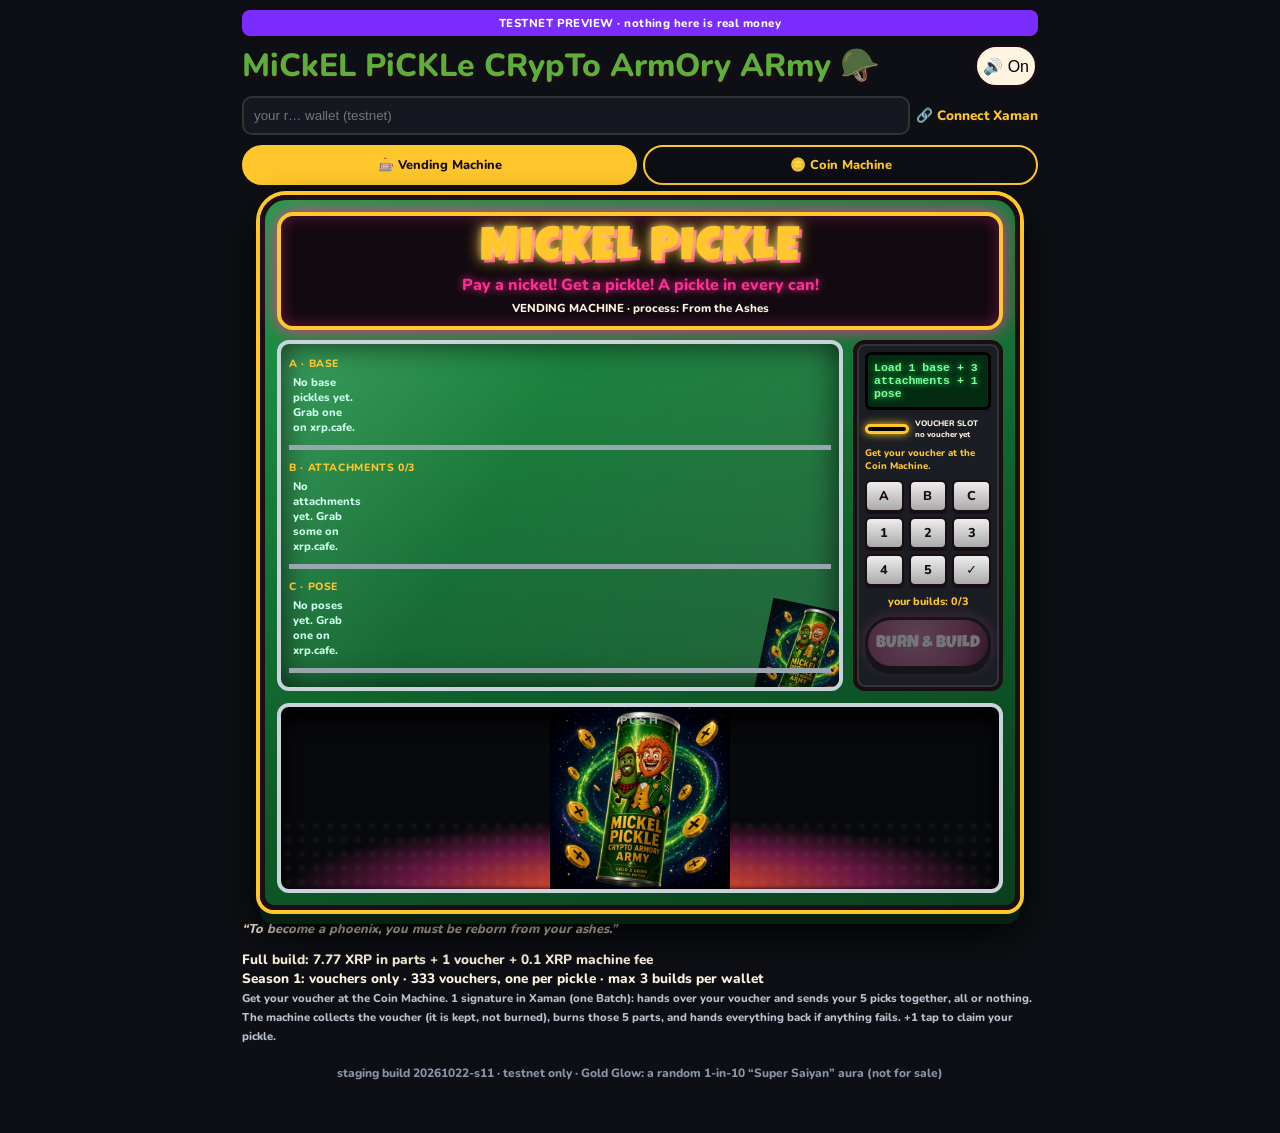
<file: index.html>
<!doctype html><html lang="en"><head><meta charset="utf-8"><meta name="viewport" content="width=device-width,initial-scale=1,viewport-fit=cover">
<title>MiCkEL PiCKLe CRypTo ArmOry ARmy 🪖 · From the Ashes (TESTNET)</title><link rel="stylesheet" href="ashes.css?v=20261023-vr1"></head>
<body>
<div class="net">TESTNET PREVIEW · nothing here is real money</div>
<header class="hd"><h1 class="disp">MiCkEL PiCKLe CRypTo ArmOry ARmy 🪖</h1><button id="mute" class="mute" type="button"></button></header>
<div class="wal"><input id="w" placeholder="your r… wallet (testnet)" autocomplete="off"><a href="#" id="connect">🔗 Connect Xaman</a></div>
<nav class="tabs"><a href="#ashes" data-t="ashes" class="on">🎰 Vending Machine</a><a href="#coin" data-t="coin">🪙 Coin Machine</a></nav>
<section id="t-shop" class="tab" hidden>
 <div class="banner cafeb"><img src="img/cafe_shop_pickles.jpg" alt="Mickel Pickle Shop on xrp.cafe"></div>
 <div class="card hero"><img src="img/base_standing_logo.jpg" alt="Base Mickel Pickle"><div><h2 class="disp">Base Pickles</h2><p>Every custom build starts with one base pickle.</p>
 <p class="price"><span id="pBase">3.33 XRP</span></p><p class="full">Full build: 7.77 XRP in parts (3.33 + 3 × 1.11 + 1.11) + 1 voucher (from the Coin Machine)</p><p class="note">Minted &amp; sold on xrp.cafe · 300 base pickles</p>
 <a class="btn gold cafe" href="https://xrp.cafe" target="_blank" rel="noopener">BUY ON XRP.CAFE ↗</a></div></div>
</section>
<section id="t-att" class="tab" hidden>
 <div class="banner cafeb"><img src="img/cafe_shop_attachments.jpg" alt="Mickel Pickle Attachments on xrp.cafe"></div>
 <p class="full">Full build: 7.77 XRP in parts (3.33 + 3 × 1.11 + 1.11) + 1 voucher (from the Coin Machine)</p><p class="note">9 attachments · pick any 3 for each build · <b id="pAtt">1.11 XRP</b> each · minted &amp; sold on xrp.cafe</p><p><a class="btn gold cafe" href="https://xrp.cafe" target="_blank" rel="noopener">BUY ON XRP.CAFE ↗</a></p>
 <div class="grid" id="attGrid"></div>
 <div class="banner lineup"><img src="img/lineup_10.jpg" alt="Attachments lineup"></div>
</section>
<section id="t-vogue" class="tab" hidden>
 <div class="banner cafeb"><img src="img/cafe_shop_vogue_out.jpg" alt="MiCkLe PiCKLe Vogue Out on xrp.cafe"></div>
 <p class="full">Full build: 7.77 XRP in parts + 1 voucher (from the Coin Machine)</p><p class="note">MiCkLe PiCKLe Vogue Out · 333 poses (111 of each) · <b id="pPose">1.11 XRP</b> each · minted &amp; sold on xrp.cafe<br>Your pose decides how your finished pickle stands, and its creature arms and legs.</p>
 <div class="grid" id="poseGrid"></div><p><a class="btn gold cafe" href="https://xrp.cafe" target="_blank" rel="noopener">BUY ON XRP.CAFE ↗</a></p>
</section>
<section id="t-ashes" class="tab" hidden>
 <div class="vm">
  <div class="vm-marquee"><div class="disp vm-brand">MICKEL PICKLE</div><div class="vm-slogan">Pay a nickel! Get a pickle! A pickle in every can!</div><div class="vm-sub">VENDING MACHINE · process: <b>From the Ashes</b></div></div>
  <div class="vm-body">
   <div class="vm-glass">
    <div class="vm-row"><span class="vm-lbl">A · BASE</span><div class="vm-slots" id="myBases" data-r="A"></div></div>
    <div class="vm-row"><span class="vm-lbl">B · ATTACHMENTS <span id="nAtt">0/3</span></span><div class="vm-slots" id="myAtts" data-r="B"></div></div>
    <div class="vm-row"><span class="vm-lbl">C · POSE</span><div class="vm-slots" id="myPoses" data-r="C"></div></div>
    <img class="vm-sticker" src="img/can_armory_army.png" alt="">
   </div>
   <div class="vm-panel">
    <div class="vm-screen" id="status">Load 1 base + 3 attachments + 1 pose</div>
    <div class="vm-coin"><span class="vm-coinslot vm-billslot"></span><small id="vmPay">VOUCHER SLOT<br>insert 1 voucher</small><small class="vm-getv">Get your voucher at the Coin Machine.</small></div>
    <div class="vm-keys"><span>A</span><span>B</span><span>C</span><span>1</span><span>2</span><span>3</span><span>4</span><span>5</span><span>✓</span></div>
    <div class="vm-builds" id="myBuilds"></div>
    <button class="btn vm-build" id="build" type="button" disabled>BURN &amp; BUILD</button>
   </div>
  </div>
  <div class="vm-tray" id="vmTray"><div class="vm-flames"></div><div class="canbox"><img id="can" src="img/can_armory_army.png" alt="Mickel Pickle can"><img id="result" alt="Your new Mickel Pickle" hidden></div><span class="vm-push">PUSH</span></div><div id="vmBanner" hidden>🎉 YOUR CUSTOM PICKLE!</div><div id="vmClaims"></div>
 </div>
 <p class="lore">“To become a phoenix, you must be reborn from your ashes.”</p>
 <div class="cost"><b>Full build: 7.77 XRP in parts + 1 voucher + 0.1 XRP machine fee</b><br>Season 1: vouchers only · 333 vouchers, one per pickle · max 3 builds per wallet<br><small>Get your voucher at the Coin Machine. 1 signature in Xaman (one Batch): hands over your voucher and sends your 5 picks together, all or nothing. The machine collects the voucher (it is kept, not burned), burns those 5 parts, and hands everything back if anything fails. +1 tap to claim your pickle.</small></div>
 <div id="claims"></div>
</section>
<section id="t-coin" class="tab" hidden>
 <div class="vm cm">
  <div class="vm-marquee"><div class="disp vm-brand">COIN MACHINE</div><div class="vm-slogan">Coins in! Dollars out!</div><div class="vm-sub">Mickel Nickel voucher printer <span class="soon">TESTNET</span></div></div>
  <div class="cm-body">
   <div class="cm-hopper"><span class="vm-lbl">COIN HOPPER</span>
    <div class="cm-coins" id="cmCoins" data-demo="1"><i class="c ag">10K</i><i class="c cu">1K</i><i class="c cu">1K</i><i class="c cu">1K</i><i class="c ag">10K</i><i class="c cu">1K</i><i class="c cu">1K</i><i class="c cu">1K</i><i class="c ag">10K</i><i class="c cu">1K</i><i class="c cu">1K</i><i class="c cu">1K</i><i class="c ag">10K</i><i class="c cu">1K</i></div>
    <div class="cm-funnel"><span class="vm-coinslot"></span></div>
    <div class="cm-legend"><span><i class="c cu sm"></i>Copper 1,000</span><span><i class="c ag sm"></i>Silver 10,000</span><span><i class="c au sm"></i>Gold 100,000</span></div>
   </div>
   <div class="vm-panel"><span class="vm-lbl">TOTAL</span><div class="cm-total"><span class="cm-count" id="cmCount">50,000</span><small>4 Silver + 10 Copper</small><br><small>/ 50,000</small></div>
    <div class="cm-bar"><i></i></div><button class="btn vm-build" id="cmInsert" type="button" disabled>INSERT COINS</button><div class="vm-builds" id="cmMine"></div></div>
  </div>
  <div class="cm-billslot"><div class="cm-mouth"></div></div><div class="cm-vcount" id="cmVcount"></div>
 </div>
 <div class="cost"><b>Drop in any mix of Mickel Nickel coin NFTs worth exactly 50,000 per bill: 50K = 1 bill, 1 Gold (100K) = 2 bills, 150K = 3.</b> The bill pays for one custom build in the Vending Machine, where it is collected (not burned).<br><small>Rules: Copper coins are burned · Gold &amp; Silver coins are kept · max 3 vouchers per wallet · exact multiples of 50,000 only, or everything is handed back · max 3 vouchers per wallet counts every bill · TESTNET preview, not live.</small><div id="cmStatus" class="vm-screen" style="margin-top:8px">Connect a TESTNET wallet, tap your coins to fill the hopper to exactly 50,000.</div><div class="note" id="cmSigs"></div><div class="note"><b>0.1 XRP machine fee per request</b> (paid once, in signature 1; any extra signatures are 1 drop). Refunded if the machine hands your coins back.</div><div id="cmClaims"></div></div>
</section>
<div id="qr" hidden><img id="qri" alt="Scan with Xaman"><p class="small">Scan with Xaman (TESTNET)</p></div>
<p class="small foot">staging build 20261022-s11 · testnet only · Gold Glow: a random 1-in-10 “Super Saiyan” aura (not for sale)</p>
<script src="config.js"></script><script src="ashes.js?v=20261023-vr1"></script>
</body></html>
</file>
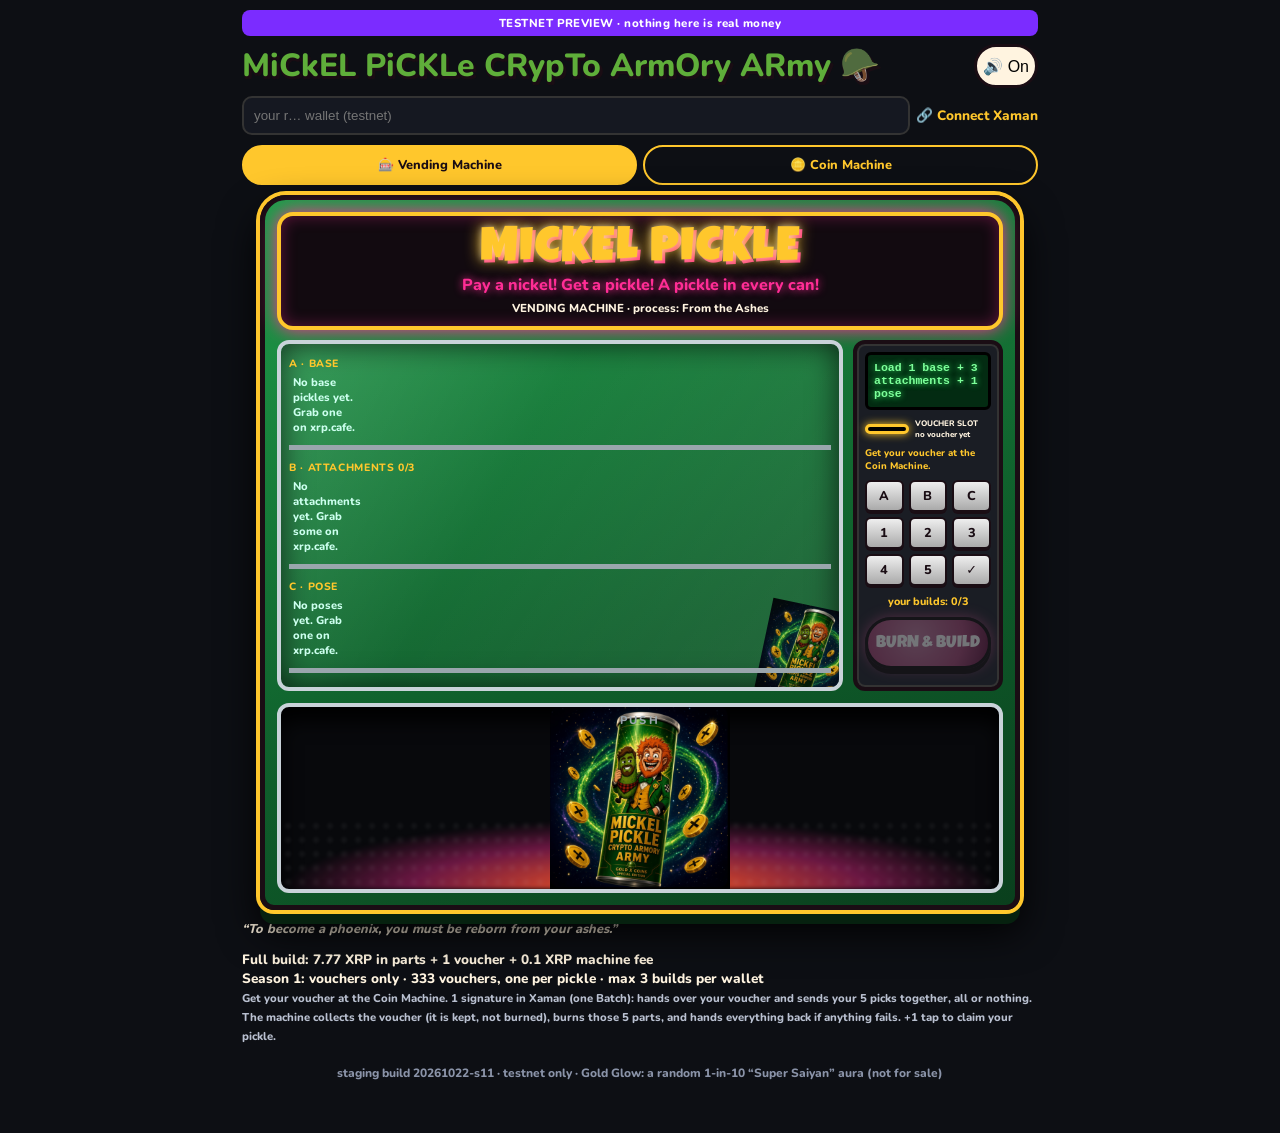
<file: ashes.html>
<!doctype html><html lang="en"><head><meta charset="utf-8"><meta name="viewport" content="width=device-width,initial-scale=1,viewport-fit=cover">
<title>MiCkEL PiCKLe CRypTo ArmOry ARmy 🪖 · From the Ashes (TESTNET)</title><link rel="stylesheet" href="ashes.css?v=20261023-vr1"></head>
<body>
<div class="net">TESTNET PREVIEW · nothing here is real money</div>
<header class="hd"><h1 class="disp">MiCkEL PiCKLe CRypTo ArmOry ARmy 🪖</h1><button id="mute" class="mute" type="button"></button></header>
<div class="wal"><input id="w" placeholder="your r… wallet (testnet)" autocomplete="off"><a href="#" id="connect">🔗 Connect Xaman</a></div>
<nav class="tabs"><a href="#ashes" data-t="ashes" class="on">🎰 Vending Machine</a><a href="#coin" data-t="coin">🪙 Coin Machine</a></nav>
<section id="t-shop" class="tab" hidden>
 <div class="banner cafeb"><img src="img/cafe_shop_pickles.jpg" alt="Mickel Pickle Shop on xrp.cafe"></div>
 <div class="card hero"><img src="img/base_standing_logo.jpg" alt="Base Mickel Pickle"><div><h2 class="disp">Base Pickles</h2><p>Every custom build starts with one base pickle.</p>
 <p class="price"><span id="pBase">3.33 XRP</span></p><p class="full">Full build: 7.77 XRP in parts (3.33 + 3 × 1.11 + 1.11) + 1 voucher (from the Coin Machine)</p><p class="note">Minted &amp; sold on xrp.cafe · 300 base pickles</p>
 <a class="btn gold cafe" href="https://xrp.cafe" target="_blank" rel="noopener">BUY ON XRP.CAFE ↗</a></div></div>
</section>
<section id="t-att" class="tab" hidden>
 <div class="banner cafeb"><img src="img/cafe_shop_attachments.jpg" alt="Mickel Pickle Attachments on xrp.cafe"></div>
 <p class="full">Full build: 7.77 XRP in parts (3.33 + 3 × 1.11 + 1.11) + 1 voucher (from the Coin Machine)</p><p class="note">9 attachments · pick any 3 for each build · <b id="pAtt">1.11 XRP</b> each · minted &amp; sold on xrp.cafe</p><p><a class="btn gold cafe" href="https://xrp.cafe" target="_blank" rel="noopener">BUY ON XRP.CAFE ↗</a></p>
 <div class="grid" id="attGrid"></div>
 <div class="banner lineup"><img src="img/lineup_10.jpg" alt="Attachments lineup"></div>
</section>
<section id="t-vogue" class="tab" hidden>
 <div class="banner cafeb"><img src="img/cafe_shop_vogue_out.jpg" alt="MiCkLe PiCKLe Vogue Out on xrp.cafe"></div>
 <p class="full">Full build: 7.77 XRP in parts + 1 voucher (from the Coin Machine)</p><p class="note">MiCkLe PiCKLe Vogue Out · 333 poses (111 of each) · <b id="pPose">1.11 XRP</b> each · minted &amp; sold on xrp.cafe<br>Your pose decides how your finished pickle stands, and its creature arms and legs.</p>
 <div class="grid" id="poseGrid"></div><p><a class="btn gold cafe" href="https://xrp.cafe" target="_blank" rel="noopener">BUY ON XRP.CAFE ↗</a></p>
</section>
<section id="t-ashes" class="tab" hidden>
 <div class="vm">
  <div class="vm-marquee"><div class="disp vm-brand">MICKEL PICKLE</div><div class="vm-slogan">Pay a nickel! Get a pickle! A pickle in every can!</div><div class="vm-sub">VENDING MACHINE · process: <b>From the Ashes</b></div></div>
  <div class="vm-body">
   <div class="vm-glass">
    <div class="vm-row"><span class="vm-lbl">A · BASE</span><div class="vm-slots" id="myBases" data-r="A"></div></div>
    <div class="vm-row"><span class="vm-lbl">B · ATTACHMENTS <span id="nAtt">0/3</span></span><div class="vm-slots" id="myAtts" data-r="B"></div></div>
    <div class="vm-row"><span class="vm-lbl">C · POSE</span><div class="vm-slots" id="myPoses" data-r="C"></div></div>
    <img class="vm-sticker" src="img/can_armory_army.png" alt="">
   </div>
   <div class="vm-panel">
    <div class="vm-screen" id="status">Load 1 base + 3 attachments + 1 pose</div>
    <div class="vm-coin"><span class="vm-coinslot vm-billslot"></span><small id="vmPay">VOUCHER SLOT<br>insert 1 voucher</small><small class="vm-getv">Get your voucher at the Coin Machine.</small></div>
    <div class="vm-keys"><span>A</span><span>B</span><span>C</span><span>1</span><span>2</span><span>3</span><span>4</span><span>5</span><span>✓</span></div>
    <div class="vm-builds" id="myBuilds"></div>
    <button class="btn vm-build" id="build" type="button" disabled>BURN &amp; BUILD</button>
   </div>
  </div>
  <div class="vm-tray" id="vmTray"><div class="vm-flames"></div><div class="canbox"><img id="can" src="img/can_armory_army.png" alt="Mickel Pickle can"><img id="result" alt="Your new Mickel Pickle" hidden></div><span class="vm-push">PUSH</span></div><div id="vmBanner" hidden>🎉 YOUR CUSTOM PICKLE!</div><div id="vmClaims"></div>
 </div>
 <p class="lore">“To become a phoenix, you must be reborn from your ashes.”</p>
 <div class="cost"><b>Full build: 7.77 XRP in parts + 1 voucher + 0.1 XRP machine fee</b><br>Season 1: vouchers only · 333 vouchers, one per pickle · max 3 builds per wallet<br><small>Get your voucher at the Coin Machine. 1 signature in Xaman (one Batch): hands over your voucher and sends your 5 picks together, all or nothing. The machine collects the voucher (it is kept, not burned), burns those 5 parts, and hands everything back if anything fails. +1 tap to claim your pickle.</small></div>
 <div id="claims"></div>
</section>
<section id="t-coin" class="tab" hidden>
 <div class="vm cm">
  <div class="vm-marquee"><div class="disp vm-brand">COIN MACHINE</div><div class="vm-slogan">Coins in! Dollars out!</div><div class="vm-sub">Mickel Nickel voucher printer <span class="soon">TESTNET</span></div></div>
  <div class="cm-body">
   <div class="cm-hopper"><span class="vm-lbl">COIN HOPPER</span>
    <div class="cm-coins" id="cmCoins" data-demo="1"><i class="c ag">10K</i><i class="c cu">1K</i><i class="c cu">1K</i><i class="c cu">1K</i><i class="c ag">10K</i><i class="c cu">1K</i><i class="c cu">1K</i><i class="c cu">1K</i><i class="c ag">10K</i><i class="c cu">1K</i><i class="c cu">1K</i><i class="c cu">1K</i><i class="c ag">10K</i><i class="c cu">1K</i></div>
    <div class="cm-funnel"><span class="vm-coinslot"></span></div>
    <div class="cm-legend"><span><i class="c cu sm"></i>Copper 1,000</span><span><i class="c ag sm"></i>Silver 10,000</span><span><i class="c au sm"></i>Gold 100,000</span></div>
   </div>
   <div class="vm-panel"><span class="vm-lbl">TOTAL</span><div class="cm-total"><span class="cm-count" id="cmCount">50,000</span><small>4 Silver + 10 Copper</small><br><small>/ 50,000</small></div>
    <div class="cm-bar"><i></i></div><button class="btn vm-build" id="cmInsert" type="button" disabled>INSERT COINS</button><div class="vm-builds" id="cmMine"></div></div>
  </div>
  <div class="cm-billslot"><div class="cm-mouth"></div><img class="cm-bill" src="img/voucher_50000_bill.jpg" alt="50,000 Mickel Nickel bill voucher"></div><div class="cm-vcount" id="cmVcount"></div>
 </div>
 <div class="cost"><b>Drop in any mix of Mickel Nickel coin NFTs worth exactly 50,000 per bill: 50K = 1 bill, 1 Gold (100K) = 2 bills, 150K = 3.</b> The bill pays for one custom build in the Vending Machine, where it is collected (not burned).<br><small>Rules: Copper coins are burned · Gold &amp; Silver coins are kept · max 3 vouchers per wallet · exact multiples of 50,000 only, or everything is handed back · max 3 vouchers per wallet counts every bill · TESTNET preview, not live.</small><div id="cmStatus" class="vm-screen" style="margin-top:8px">Connect a TESTNET wallet, tap your coins to fill the hopper to exactly 50,000.</div><div class="note" id="cmSigs"></div><div class="note"><b>0.1 XRP machine fee per request</b> (paid once, in signature 1; any extra signatures are 1 drop). Refunded if the machine hands your coins back.</div><div id="cmClaims"></div></div>
</section>
<div id="qr" hidden><img id="qri" alt="Scan with Xaman"><p class="small">Scan with Xaman (TESTNET)</p></div>
<p class="small foot">staging build 20261022-s11 · testnet only · Gold Glow: a random 1-in-10 “Super Saiyan” aura (not for sale)</p>
<script src="config.js"></script><script src="ashes.js?v=20261023-vr1"></script>
</body></html>
</file>
<file: ashes.css>
@font-face{font-family:"Luckiest Guy";src:url(fonts/luckiest-guy.woff2) format("woff2");font-display:swap}
@font-face{font-family:"Nunito";font-weight:800;src:url(fonts/nunito-800.woff2) format("woff2");font-display:swap}
:root{--ink:#1a0d14;--cream:#fff4e0;--gold:#ffc72c;--goldd:#c98900;--green:#1f9d4a;--pickle:#5fae3a;--fire:#ff5a1f}
*{box-sizing:border-box}body{margin:0 auto;max-width:560px;padding:10px 12px 40px;background:#0d0f14;color:#eee;font-family:"Nunito",system-ui,sans-serif;font-weight:800}
.disp{font-family:"Luckiest Guy",sans-serif;font-weight:400;letter-spacing:.03em}
.net{background:#7b2cff;color:#fff;text-align:center;font-size:.72rem;padding:5px;border-radius:8px;letter-spacing:.04em}
.hd{display:flex;align-items:center;gap:8px;margin:8px 0}.hd h1{flex:1;margin:0;font-family:"Nunito",system-ui,sans-serif;font-weight:800;text-transform:none;letter-spacing:0;font-size:clamp(1.25rem,6vw,2rem);line-height:1.05;color:var(--pickle);text-shadow:0 3px 0 var(--ink),3px 3px 0 var(--ink)}
.mute{min-width:44px;height:44px;border-radius:999px;border:3px solid var(--ink);background:var(--cream);font-size:1rem;cursor:pointer}
.wal{display:flex;gap:6px;align-items:center}.wal input{flex:1;min-width:0;padding:10px;border-radius:10px;border:2px solid #333;background:#151821;color:#eee}
#connect{color:var(--gold);text-decoration:none;font-size:.85rem;white-space:nowrap}
.tabs{display:flex;gap:6px;margin:10px 0}.tabs a{flex:1;text-align:center;padding:9px 4px;border-radius:999px;border:2px solid var(--gold);color:var(--gold);text-decoration:none;font-size:.8rem}
.tabs a.on{background:var(--gold);color:var(--ink)}.tab[hidden]{display:none}
.card{background:#151821;border:3px solid var(--pickle);border-radius:18px;padding:12px}.banner{margin-bottom:10px}.hero{display:grid;grid-template-columns:40% 1fr;gap:10px;align-items:center}
.hero img{width:100%;border-radius:12px}.hero h2{margin:0;color:var(--pickle)}
.price{font-size:1.3rem;color:var(--gold);margin:.3rem 0}.tbd{background:#ff3d9a;color:#fff;font-size:.62rem;padding:2px 6px;border-radius:999px;vertical-align:middle}
.stock,.cap{margin:.2rem 0;font-size:.8rem;color:#b9c0d0}
.banner{position:relative;border-radius:18px;overflow:hidden;border:3px solid var(--pickle)}.banner img{width:100%;display:block;max-height:440px;object-fit:cover;object-position:top}
.tagline{position:absolute;left:0;right:0;bottom:0;margin:0;padding:14px 8px 10px;text-align:center;font-size:clamp(1.5rem,8vw,2.2rem);color:var(--gold);text-shadow:0 3px 0 var(--ink),2px 2px 0 var(--ink);background:linear-gradient(#0000,#000c)}
.note{font-size:.8rem;color:#b9c0d0}
.grid{display:grid;grid-template-columns:repeat(3,1fr);gap:8px}.grid.sm{grid-template-columns:repeat(4,1fr)}
.it{background:var(--cream);color:var(--ink);border-radius:12px;padding:6px;text-align:center;font-size:.68rem;border:3px solid transparent;cursor:pointer;line-height:1.15}
.it img{width:100%;aspect-ratio:1;object-fit:contain;border-radius:8px}.it.sel{border-color:var(--fire);box-shadow:0 0 0 2px var(--gold)}.it.off{opacity:.45}
.it .left{display:block;color:#666;font-size:.62rem}.it button{margin-top:4px;width:100%;border:2px solid var(--ink);border-radius:999px;background:var(--gold);font:inherit;padding:4px}
.btn{border:3px solid var(--ink);border-radius:999px;min-height:52px;width:100%;font-family:"Luckiest Guy",sans-serif;font-size:1.2rem;cursor:pointer}
.gold{background:var(--gold);color:var(--ink);box-shadow:0 5px 0 var(--goldd)}.btn:disabled{opacity:.5}.big{font-size:1.6rem;min-height:64px;margin-top:10px}
.machine{background:radial-gradient(circle at 50% 70%,#ff5a1f55,#1a0d14 70%);border:4px solid var(--gold);border-radius:22px;padding:12px;text-align:center}
.mtitle{margin:0;font-size:2rem;color:var(--fire);text-shadow:0 3px 0 var(--ink)}.lore{margin:.2rem 0 .5rem;font-size:.8rem;color:var(--cream);font-style:italic}
.canbox{position:relative;height:min(62vw,300px);display:grid;place-items:center}.canbox img{height:100%;width:100%;object-fit:contain;border-radius:14px;min-height:0}.canbox{overflow:hidden}
#can.shake{animation:shake .35s infinite}@keyframes shake{0%,100%{transform:rotate(0)}25%{transform:rotate(-6deg) translateX(-4px)}75%{transform:rotate(6deg) translateX(4px)}}
#result.pop{animation:pop .7s cubic-bezier(.2,1.6,.4,1)}#result.drop{animation:drop 1.1s cubic-bezier(.3,1.5,.5,1)}#result.burst{animation:burst .6s ease-out}@keyframes drop{0%{transform:translateY(-120%)}70%{transform:translateY(4%)}to{transform:none}}@keyframes burst{0%{transform:scale(.3) rotate(-8deg);opacity:0;filter:brightness(3)}to{transform:none;opacity:1;filter:none}}@keyframes pop{0%{transform:translateY(60%) scale(.2);opacity:0}to{transform:none;opacity:1}}
.status{margin-top:8px;min-height:2.4em;color:var(--gold);font-size:.95rem}
h3{font-size:.95rem;margin:14px 0 6px;color:var(--pickle)}.cost{margin-top:12px;font-size:.85rem;color:var(--cream)}.cost small{color:#b9c0d0}
#qr{text-align:center;margin:10px 0}#qr img{background:#fff;padding:8px;border-radius:8px}.small{font-size:.75rem;color:#8a93a8}.foot{text-align:center;margin-top:20px}
#claims a,#vmClaims a{display:block;margin-top:8px;padding:12px;border-radius:999px;text-align:center;background:var(--gold);color:var(--ink);text-decoration:none;border:3px solid var(--ink)}
.full{margin:.3rem 0;color:var(--gold);font-size:.85rem}.it .qty{position:absolute;top:4px;right:4px;background:var(--fire);color:#fff;border-radius:999px;padding:1px 6px;font-size:.65rem}.it{position:relative}

.btn.cafe{display:inline-block;text-decoration:none;text-align:center;color:var(--ink)}.it a.cafe{display:block;margin-top:4px;border:2px solid var(--ink);border-radius:999px;background:var(--gold);color:var(--ink);text-decoration:none;padding:4px;font-weight:700}
/* s10 vending + coin machine reskin */
:root{--pink:#ff2d95}
.vm{position:relative;margin:4px auto 10px;max-width:760px;background:linear-gradient(160deg,#1f9d4a,#0f5e2b 60%,#0a3f1d);border:5px solid var(--ink);border-radius:26px 26px 14px 14px;padding:12px;box-shadow:0 0 0 4px var(--gold),0 14px 0 #06210f,0 20px 40px #000}
.vm-marquee{text-align:center;background:#120a10;border:4px solid var(--gold);border-radius:16px;padding:10px 6px;box-shadow:0 0 18px var(--pink),inset 0 0 16px #ff2d9555}
.vm-brand{font-size:clamp(1.7rem,8vw,3rem);color:var(--gold);text-shadow:0 0 6px #fff7,0 0 16px var(--gold),3px 3px 0 var(--pink);animation:glow 2s ease-in-out infinite}
@keyframes glow{50%{text-shadow:0 0 2px #fff7,0 0 6px var(--gold),3px 3px 0 var(--pink)}}
.vm-slogan{color:var(--pink);font-size:clamp(.72rem,3.2vw,1rem);text-shadow:0 0 8px var(--pink)}.vm-sub{color:var(--cream);font-size:.72rem;margin-top:4px}
.vm-body{display:grid;grid-template-columns:1fr 150px;gap:10px;margin-top:10px}
.vm-glass{position:relative;background:linear-gradient(120deg,#ffffff22,#ffffff05 40%,#ffffff18);border:4px solid #c9d3d9;border-radius:12px;padding:8px;box-shadow:inset 0 0 30px #000a;overflow:hidden;min-height:300px}
.vm-row{border-bottom:5px solid #9aa6ad;padding:4px 0 6px;margin-bottom:6px;position:relative;z-index:1}.vm-lbl{display:block;color:var(--gold);font-size:.66rem;letter-spacing:.06em}
.vm-slots{display:grid;grid-template-columns:repeat(auto-fill,minmax(64px,1fr));gap:6px;counter-reset:s}
.vm-slots .it{counter-increment:s;background:#fff4e0ee;padding:4px 4px 14px;font-size:.58rem}
.vm-slots .it::after{content:attr(data-code);position:absolute;bottom:2px;left:50%;transform:translateX(-50%);background:var(--ink);color:var(--gold);border-radius:4px;padding:0 5px;font-size:.6rem}
#myBases .it::after{content:"A" counter(s)}#myAtts .it::after{content:"B" counter(s)}#myPoses .it::after{content:"C" counter(s)}
.vm-slots .it::before{content:"";position:absolute;left:6px;right:6px;bottom:12px;height:6px;background:repeating-linear-gradient(90deg,#b8c2c8 0 4px,#6c777d 4px 7px);border-radius:3px}
.vm-slots .note{color:#cfe;font-size:.7rem;margin:4px}
.vm-sticker{position:absolute;right:-14px;bottom:-10px;width:90px;transform:rotate(12deg);opacity:.9;z-index:0}
.vm-panel{background:#1a1d24;border:4px solid var(--ink);border-radius:12px;padding:8px;display:flex;flex-direction:column;gap:8px;align-items:stretch;box-shadow:inset 0 0 0 2px #333}
.vm-screen{background:#032b12;color:#7dff9a;font-family:monospace;font-size:.72rem;border:3px solid #000;border-radius:6px;padding:6px;min-height:58px;text-shadow:0 0 6px #3f6}
.vm-coin{display:flex;gap:6px;align-items:center;color:var(--cream);font-size:.6rem}.vm-coinslot{display:inline-block;width:12px;height:40px;background:#000;border:3px solid var(--gold);border-radius:6px;box-shadow:0 0 8px var(--gold)}
.vm-keys{display:grid;grid-template-columns:repeat(3,1fr);gap:5px}.vm-keys span{background:linear-gradient(#eee,#aaa);color:var(--ink);text-align:center;border-radius:6px;padding:5px 0;font-size:.8rem;border:2px solid var(--ink);box-shadow:0 2px 0 var(--ink)}
.vm-builds{color:var(--gold);font-size:.68rem;text-align:center}
.vm-build{background:radial-gradient(circle at 40% 35%,#ff6ab8,var(--pink) 60%,#a0005a);color:#fff;border:3px solid var(--ink);border-radius:999px;padding:14px 6px;font-family:"Luckiest Guy",sans-serif;font-size:1.05rem;box-shadow:0 5px 0 var(--ink),0 0 14px var(--pink);cursor:pointer}
.vm-build:disabled{filter:saturate(.45) brightness(.8);cursor:not-allowed}
.vm-tray{position:relative;margin-top:12px;background:#08090c;border:4px solid #c9d3d9;border-radius:12px;height:190px;overflow:hidden;box-shadow:inset 0 14px 20px #000}
.vm-tray .canbox{height:100%;position:relative;z-index:1}.vm-tray .canbox img{object-fit:contain}
.vm-flames{position:absolute;inset:auto 0 0 0;height:70px;background:radial-gradient(ellipse at 50% 100%,#ff5a1f,#ff2d9566 45%,transparent 70%);filter:blur(2px);animation:flick 1.2s infinite alternate;z-index:0}
.vm-flames::after{content:"";position:absolute;inset:0;background:radial-gradient(circle,#ccc8 1px,transparent 2px) 0 0/14px 14px;animation:ash 3s linear infinite;opacity:.5}
@keyframes flick{to{opacity:.6;transform:scaleY(1.15)}}@keyframes ash{to{background-position:0 -70px}}
.vm-push{position:absolute;top:6px;left:50%;transform:translateX(-50%);color:#9aa6ad;font-size:.7rem;letter-spacing:.2em;z-index:2}
.vm-x{display:flex;justify-content:space-around;margin-top:8px}.vm-x span{width:34px;height:34px;border-radius:50%;background:radial-gradient(circle at 35% 30%,#fff2a8,var(--gold) 45%,var(--goldd));border:3px solid var(--ink);display:grid;place-items:center;color:var(--ink);font-weight:900}
/* coin machine */
.cm .vm-brand{font-size:clamp(1.5rem,7vw,2.6rem)}.soon{background:var(--pink);color:#fff;border-radius:999px;padding:2px 8px;margin-left:4px;box-shadow:0 0 10px var(--pink)}
.cm-body{display:grid;grid-template-columns:1fr 160px;gap:10px;margin-top:10px}
.cm-hopper{background:linear-gradient(120deg,#ffffff22,#ffffff05 40%,#ffffff18);border:4px solid #c9d3d9;border-radius:12px;padding:8px;box-shadow:inset 0 0 30px #000a}
.cm-coins{display:flex;flex-wrap:wrap;justify-content:center;gap:4px;min-height:96px;align-content:flex-end}
.c{display:inline-grid;place-items:center;width:44px;height:44px;border-radius:50%;border:3px solid var(--ink);font-style:normal;font-size:.7rem;color:var(--ink);box-shadow:0 3px 0 var(--ink);animation:fall 2.4s ease-in infinite}
.c:nth-child(2n){animation-delay:.6s}.c:nth-child(3n){animation-delay:1.2s}@keyframes fall{0%{transform:translateY(-14px) rotate(-20deg)}60%,100%{transform:translateY(0) rotate(0)}}
.cu{background:radial-gradient(circle at 35% 30%,#ffc59a,#c8682a 55%,#7a3a12)}.ag{background:radial-gradient(circle at 35% 30%,#fff,#c2c9cf 55%,#7d868c)}.au{background:radial-gradient(circle at 35% 30%,#fff2a8,var(--gold) 50%,var(--goldd))}
.c.sm{width:14px;height:14px;border-width:2px;box-shadow:none;animation:none;vertical-align:middle;margin-right:3px}
.cm-funnel{margin:6px auto 0;width:70%;height:40px;background:linear-gradient(#9aa6ad,#4a5358);clip-path:polygon(0 0,100% 0,60% 100%,40% 100%);display:grid;place-items:end center}
.cm-legend{display:flex;flex-wrap:wrap;gap:8px;justify-content:center;font-size:.62rem;color:var(--cream);margin-top:6px}
.cm-total{background:#1b0010;border:3px solid #000;border-radius:6px;padding:8px 4px;text-align:center;font-family:monospace;color:#ff6ab8;text-shadow:0 0 8px var(--pink)}.cm-count{font-size:1.5rem;display:block}.cm-total small{color:#ffa6d4}
.cm-bar{height:10px;background:#000;border-radius:6px;overflow:hidden;border:2px solid #444}.cm-bar i{display:block;height:100%;width:100%;background:linear-gradient(90deg,var(--green),var(--gold));animation:fill 3s ease-out infinite}@keyframes fill{from{width:0}}
.cm-billslot{position:relative;margin-top:12px;height:180px;overflow:hidden}.cm-mouth{height:16px;background:#000;border:4px solid #c9d3d9;border-radius:8px;box-shadow:0 0 10px var(--gold);position:relative;z-index:2}
.cm-bill{position:absolute;top:6px;left:6%;width:88%;border-radius:6px;box-shadow:0 8px 16px #000;animation:print 4s ease-out infinite;z-index:1}@keyframes print{0%{transform:translateY(-100%)}55%,100%{transform:translateY(0)}}
@media(min-width:900px){body:has(#t-ashes:not([hidden])),body:has(#t-coin:not([hidden])){max-width:820px}}
@media(max-width:520px){.vm-body,.cm-body{grid-template-columns:1fr}.vm-panel{display:grid;grid-template-columns:1fr 1fr;align-items:center}.vm-screen,.vm-build,.vm-builds{grid-column:1/-1}.vm-keys{grid-row:span 1}.vm-glass{min-height:0}.vm-sticker{width:70px}.cm-billslot{height:130px}}
.cm-coins .c{width:36px;height:36px;font-size:.6rem}

.banner.cafeb img{max-height:none;object-fit:contain}.banner.lineup{margin-top:10px}.banner.lineup img{max-height:none}
.cm-coins .c.mine{cursor:pointer;opacity:.55}.cm-coins .c.mine.sel{opacity:1;outline:3px solid var(--pink)}#vmPay label{display:block;margin-top:3px;color:var(--gold);cursor:pointer}
.vm-coin{flex-wrap:wrap}.vm-billslot{width:44px;height:10px}.vm-getv{flex-basis:100%;color:var(--gold);font-size:.6rem}

.voucher-success{background:linear-gradient(135deg,#1a3a1a,#0d1f0d);border:2px solid #4caf50;border-radius:12px;padding:16px;text-align:center;margin:8px 0;animation:vpop .4s ease-out}
.voucher-success .big{font-size:1.4em;font-weight:700;color:#a5d6a7;margin-bottom:6px}
.voucher-success .small{font-size:.85em;opacity:.85}
.cm-wait{animation:vblink 1.2s ease-in-out infinite}
@keyframes vpop{from{transform:scale(.92);opacity:0}to{transform:scale(1);opacity:1}}
@keyframes vblink{50%{opacity:.45}}

/* voucher reveal + pickle reveal (Oct 23) */
.cm.working .cm-hopper{animation:shake .3s infinite}.cm.working .vm-coinslot{box-shadow:0 0 16px var(--gold),0 0 30px var(--gold)}
.cm-funnel{position:relative;overflow:visible}.cm-drop{position:absolute;top:-60px;width:26px!important;height:26px!important;font-size:0!important;animation:cmdrop .9s ease-in forwards;z-index:3}@keyframes cmdrop{to{transform:translateY(70px) rotate(540deg) scale(.5);opacity:0}}
.cm-billslot.printing .cm-bill{display:none}.cm-billslot.printing{height:240px}
.cm-out{position:absolute;top:6px;left:8%;width:84%;border-radius:6px;box-shadow:0 10px 20px #000;transform:translateY(calc(-100% - 10px));animation:billout 1.3s cubic-bezier(.3,1.3,.5,1) forwards;z-index:1}@keyframes billout{to{transform:translateY(var(--o)) rotate(var(--r))}}
.cm-out-tag{position:absolute;bottom:8px;left:50%;transform:translateX(-50%);z-index:3;background:var(--green,#4caf50);color:#000;font-weight:800;padding:4px 12px;border-radius:999px;box-shadow:0 0 14px var(--gold);animation:vpop .4s ease-out;white-space:nowrap}
.cm-vcount{margin-top:10px;text-align:center;background:#08090c;border:3px solid var(--gold);border-radius:12px;padding:8px;color:var(--cream)}.cm-vcount .vc-n{font-size:2rem;font-weight:800;color:var(--gold);line-height:1}.cm-vcount .vc-bills{font-size:1.4rem;letter-spacing:2px;min-height:1.6rem}.cm-vcount em{font-size:.8rem;opacity:.7}
.vm-tray{transition:height .6s ease}.vm-tray.reveal{height:min(110vw,440px)}
#vmBanner{text-align:center;font-weight:800;font-size:1.3rem;color:var(--gold);margin:8px 0 4px;text-shadow:0 0 10px var(--gold)}#vmBanner.vpop{animation:vpop .5s ease-out}
#vmClaims a{display:block;margin:6px auto;text-align:center}
@media(max-width:520px){.cm-billslot.printing{height:190px}}

/* noimg 20261024 */.cm-billslot{height:24px}.cm-billslot.printing{height:240px}@media(max-width:520px){.cm-billslot{height:24px}.cm-billslot.printing{height:190px}}
.cm-refund{background:#3a0d0d;border:2px solid #ff6b6b;border-radius:8px;padding:10px;color:#ffd6d6;text-align:center}.cm-refund .big{font-size:1.2em;font-weight:800;color:#ff8a8a}
.cm-body{position:relative}.cm-locked .cm-coins,.cm-locked #cmInsert{pointer-events:none;opacity:.45;filter:grayscale(1)}.cm-soldout{position:absolute;inset:0;display:flex;flex-direction:column;align-items:center;justify-content:center;gap:6px;background:rgba(0,0,0,.72);z-index:5;border-radius:10px;text-align:center;padding:12px}.cm-soldout b{font-size:2.2em;color:#ff4d4d;border:4px solid #ff4d4d;padding:4px 14px;transform:rotate(-8deg);letter-spacing:2px;font-weight:900}.cm-soldout span{color:#fff;font-weight:700}
.cm-soldout{background:rgba(5,5,10,.86)}.cm-soldout b.neon{transform:none;border:none;padding:0;font-size:3.4em;line-height:.95;letter-spacing:6px;color:transparent;-webkit-text-stroke:2px #ff3b3b;text-shadow:0 0 4px #ff3b3b,0 0 12px #ff1a1a,0 0 28px #ff0000,0 0 48px #c00;animation:neonflick 3.2s infinite}.cm-soldout span{color:#ffd0d0;font-size:.95em;text-shadow:0 0 6px #ff3b3b}
@keyframes neonflick{0%,18%,22%,25%,53%,57%,100%{opacity:1}20%,24%,55%{opacity:.35;text-shadow:none}}
@media(prefers-reduced-motion:reduce){.cm-soldout b.neon{animation:none}}
</file>
